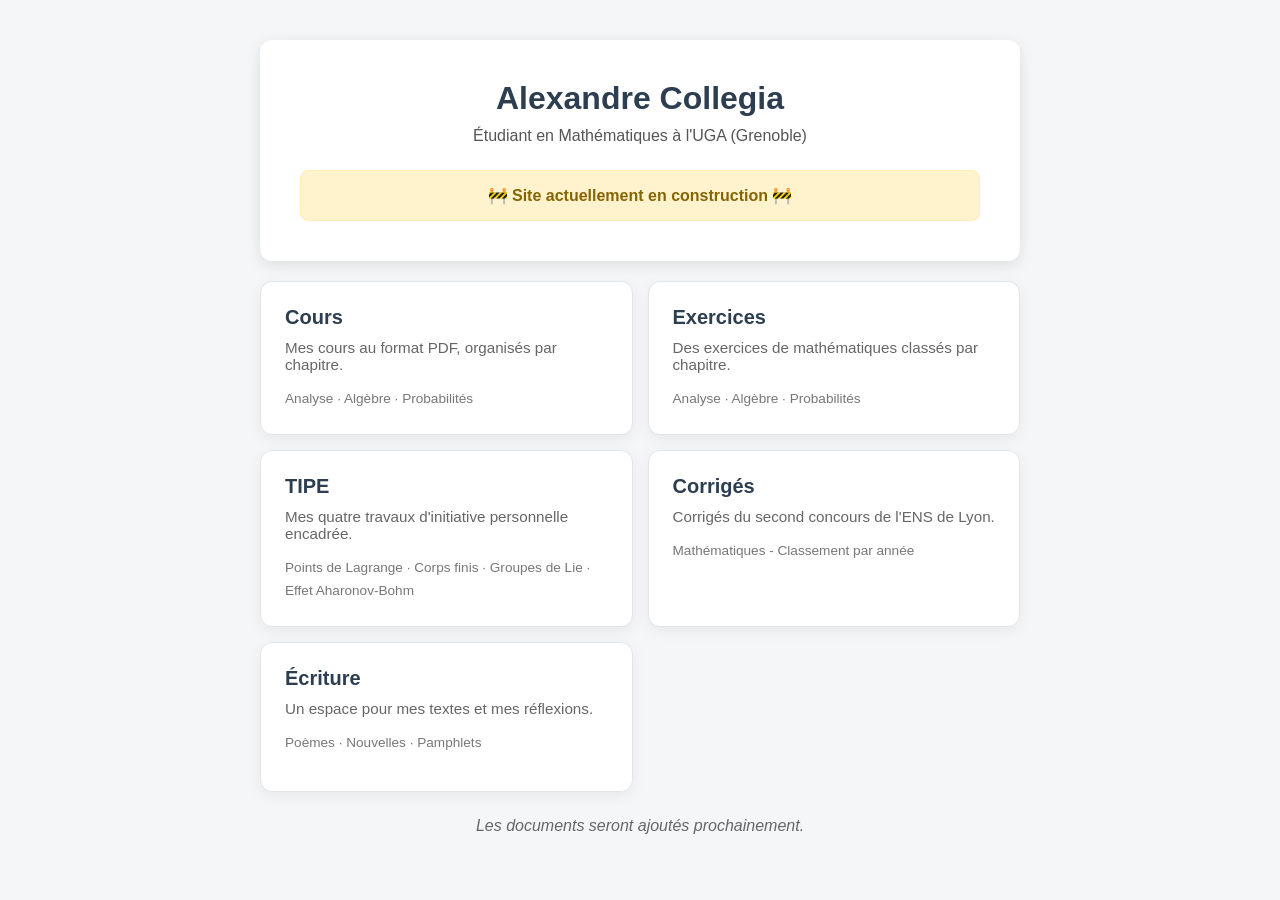
<file: index.html>
<!DOCTYPE html>
<html lang="fr">
<head>
    <meta charset="UTF-8">
    <meta name="viewport" content="width=device-width, initial-scale=1.0">
    <title>Alexandre Collegia - Accueil</title>
    <meta name="description" content="Espace académique d'Alexandre Collegia : cours, écriture, exercices, TIPE et corrigés de l'ENS de Lyon.">

    <style>
        * {
            box-sizing: border-box;
        }

        body {
            background-color: #f4f6f8;
            color: #333;
            font-family: -apple-system, BlinkMacSystemFont, "Segoe UI", Roboto, Helvetica, Arial, sans-serif;
            margin: 0;
            padding: 40px 20px;
        }

        .conteneur {
            margin: 0 auto;
            max-width: 760px;
        }

        .entete {
            background-color: white;
            border-radius: 12px;
            box-shadow: 0 4px 15px rgba(0, 0, 0, 0.1);
            margin-bottom: 20px;
            padding: 40px;
            text-align: center;
        }

        h1 {
            color: #2c3e50;
            margin: 0 0 10px;
        }

        .sous-titre {
            color: #555;
            margin: 0 0 25px;
        }

        .alerte-chantier {
            background-color: #fff3cd;
            border: 1px solid #ffeeba;
            border-radius: 8px;
            color: #856404;
            font-weight: bold;
            padding: 15px;
        }

        .grille {
            display: grid;
            gap: 15px;
            grid-template-columns: repeat(2, 1fr);
        }

        .bloc {
            background-color: white;
            border: 1px solid #e2e6ea;
            border-radius: 12px;
            box-shadow: 0 4px 15px rgba(0, 0, 0, 0.06);
            color: #333;
            display: block;
            min-height: 150px;
            padding: 24px;
            text-decoration: none;
            transition: box-shadow 0.2s ease, transform 0.2s ease;
        }

        .bloc:hover,
        .bloc:focus-visible {
            box-shadow: 0 7px 20px rgba(0, 0, 0, 0.12);
            transform: translateY(-2px);
        }

        .bloc h2 {
            color: #2c3e50;
            font-size: 1.25rem;
            margin: 0 0 10px;
        }

        .bloc p {
            color: #666;
            font-size: 0.95rem;
            margin: 0;
        }

        .sous-sections {
            color: #777;
            font-size: 0.85rem;
            line-height: 1.7;
            margin-top: 14px;
        }

        .prochainement {
            color: #666;
            font-style: italic;
            margin: 25px 0 0;
            text-align: center;
        }

        @media (max-width: 560px) {
            body {
                padding: 20px 15px;
            }

            .entete {
                padding: 30px 20px;
            }

            .grille {
                grid-template-columns: 1fr;
            }
        }
    </style>
</head>

<body>
    <div class="conteneur">

        <header class="entete">
            <h1>Alexandre Collegia</h1>

            <p class="sous-titre">
                Étudiant en Mathématiques à l'UGA (Grenoble)
            </p>

            <div class="alerte-chantier">
                🚧 Site actuellement en construction 🚧
            </div>
        </header>

        <main class="grille">

            <a class="bloc" href="cours.html">
                <h2>Cours</h2>
                <p>Mes cours au format PDF, organisés par chapitre.</p>
                <div class="sous-sections">
                    Analyse · Algèbre · Probabilités
                </div>
            </a>

            <a class="bloc" href="exercices.html">
                <h2>Exercices</h2>
                <p>Des exercices de mathématiques classés par chapitre.</p>
                <div class="sous-sections">
                    Analyse · Algèbre · Probabilités
                </div>
            </a>

            <a class="bloc" href="tipe.html">
                <h2>TIPE</h2>
                <p>Mes quatre travaux d'initiative personnelle encadrée.</p>
                <div class="sous-sections">
                    Points de Lagrange · Corps finis · Groupes de Lie · Effet Aharonov-Bohm
                </div>
            </a>

            <a class="bloc" href="concours-ens-lyon.html">
                <h2> Corrigés </h2>
                <p>Corrigés du second concours de l'ENS de Lyon.</p>
                <div class="sous-sections">
                    Mathématiques - Classement par année
                </div>
            </a>

            <a class="bloc" href="ecriture.html">
                <h2>Écriture</h2>
                <p>Un espace pour mes textes et mes réflexions.</p>
                <div class="sous-sections">
                    Poèmes · Nouvelles · Pamphlets
                </div>
            </a>


        </main>

        <p class="prochainement">
            Les documents seront ajoutés prochainement.
        </p>

    </div>
</body>
</html>
</file>
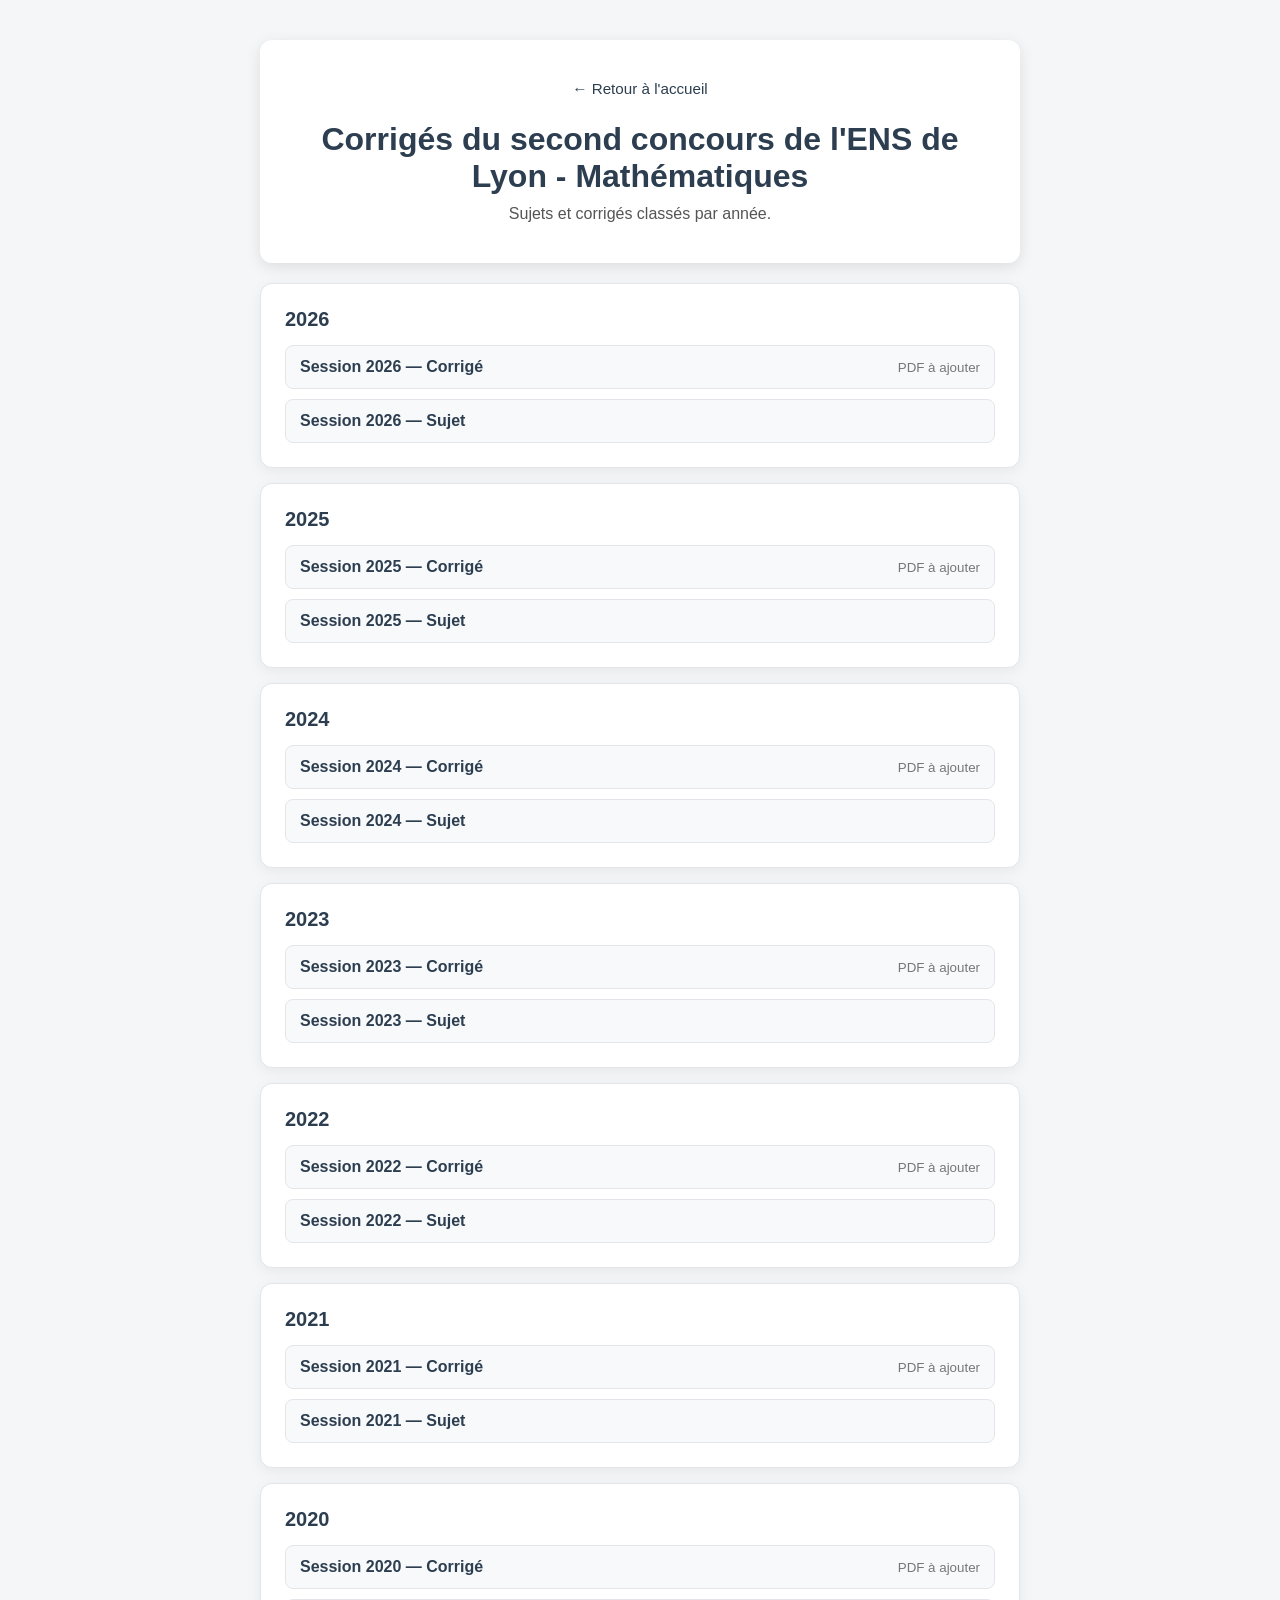
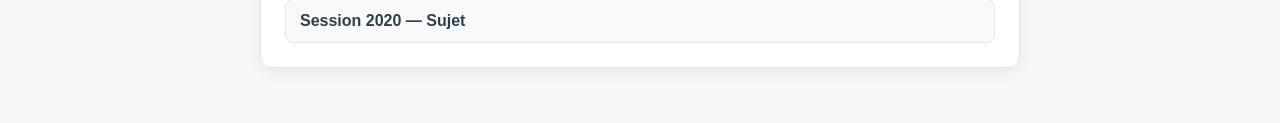
<file: concours-ens-lyon.html>
<!DOCTYPE html>
<html lang="fr">
<head>
    <meta charset="UTF-8">
    <meta name="viewport" content="width=device-width, initial-scale=1.0">
    <title>Corrigés ENS de Lyon - Alexandre Collegia</title>
    <link rel="stylesheet" href="styles.css">
</head>

<body>
    <div class="conteneur">

        <header class="entete">
            <a class="retour" href="index.html">← Retour à l'accueil</a>

            <h1>Corrigés du second concours de l'ENS de Lyon - Mathématiques</h1>

            <p>
                Sujets et corrigés classés par année.
            </p>
        </header>

        <main>

            

            <section class="groupe">
                <h2>2026</h2>

                <ul class="liste">
                    <li class="document">
                        <a href="pdf/concours-ens-lyon/2026-corrige.pdf" target="_blank" rel="noopener">
                            Session 2026 — Corrigé
                        </a>
                        <small>PDF à ajouter</small>
                    </li>

                    <li class="document">
                        <a href="pdf/concours-ens-lyon/2026-sujet.pdf" target="_blank" rel="noopener">
                            Session 2026 — Sujet
                        </a>
                    
                    </li>
                </ul>
            </section>
            
            <section class="groupe">
                <h2>2025</h2>

                <ul class="liste">
                    <li class="document">
                        <a href="pdf/concours-ens-lyon/2025-corrige.pdf" target="_blank" rel="noopener">
                            Session 2025 — Corrigé
                        </a>
                        <small>PDF à ajouter</small>
                    </li>

                    <li class="document">
                        <a href="pdf/concours-ens-lyon/2025-sujet.pdf" target="_blank" rel="noopener">
                            Session 2025 — Sujet
                        </a>
                    
                    </li>
                </ul>
            </section>
    

            <section class="groupe">
                <h2>2024</h2>

                <ul class="liste">
                    <li class="document">
                        <a href="pdf/concours-ens-lyon/2024-corrige.pdf" target="_blank" rel="noopener">
                            Session 2024 — Corrigé
                        </a>
                        <small>PDF à ajouter</small>
                    </li>

                    <li class="document">
                        <a href="pdf/concours-ens-lyon/2024-sujet.pdf" target="_blank" rel="noopener">
                            Session 2024 — Sujet
                        </a>
                    
                    </li>
                </ul>
            </section>

            <section class="groupe">
                <h2>2023</h2>

                <ul class="liste">
                    <li class="document">
                        <a href="pdf/concours-ens-lyon/2023-corrige.pdf" target="_blank" rel="noopener">
                            Session 2023 — Corrigé
                        </a>
                        <small>PDF à ajouter</small>
                    </li>

                    <li class="document">
                        <a href="pdf/concours-ens-lyon/2023-sujet.pdf" target="_blank" rel="noopener">
                            Session 2023 — Sujet
                        </a>
                    
                    </li>
                </ul>
            </section>


            <section class="groupe">
                <h2>2022</h2>

                <ul class="liste">
                    <li class="document">
                        <a href="pdf/concours-ens-lyon/2022-corrige.pdf" target="_blank" rel="noopener">
                            Session 2022 — Corrigé
                        </a>
                        <small>PDF à ajouter</small>
                    </li>

                    <li class="document">
                        <a href="pdf/concours-ens-lyon/2022-sujet.pdf" target="_blank" rel="noopener">
                            Session 2022 — Sujet
                        </a>
                    
                    </li>
                </ul>
            </section>

            <section class="groupe">
                <h2>2021</h2>

                <ul class="liste">
                    <li class="document">
                        <a href="pdf/concours-ens-lyon/2021-corrige.pdf" target="_blank" rel="noopener">
                            Session 2021 — Corrigé
                        </a>
                        <small>PDF à ajouter</small>
                    </li>

                    <li class="document">
                        <a href="pdf/concours-ens-lyon/2021-sujet.pdf" target="_blank" rel="noopener">
                            Session 2021 — Sujet
                        </a>
                    
                    </li>
                </ul>
            </section>

            

            <section class="groupe">
                <h2>2020</h2>

                <ul class="liste">
                    <li class="document">
                        <a href="pdf/concours-ens-lyon/2020-corrige.pdf" target="_blank" rel="noopener">
                            Session 2020 — Corrigé
                        </a>
                        <small>PDF à ajouter</small>
                    </li>

                    <li class="document">
                        <a href="pdf/concours-ens-lyon/2020-sujet.pdf" target="_blank" rel="noopener">
                            Session 2020 — Sujet
                        </a>
                    
                    </li>
                </ul>
            </section>


        </main>

    </div>
</body>
</html>
</file>
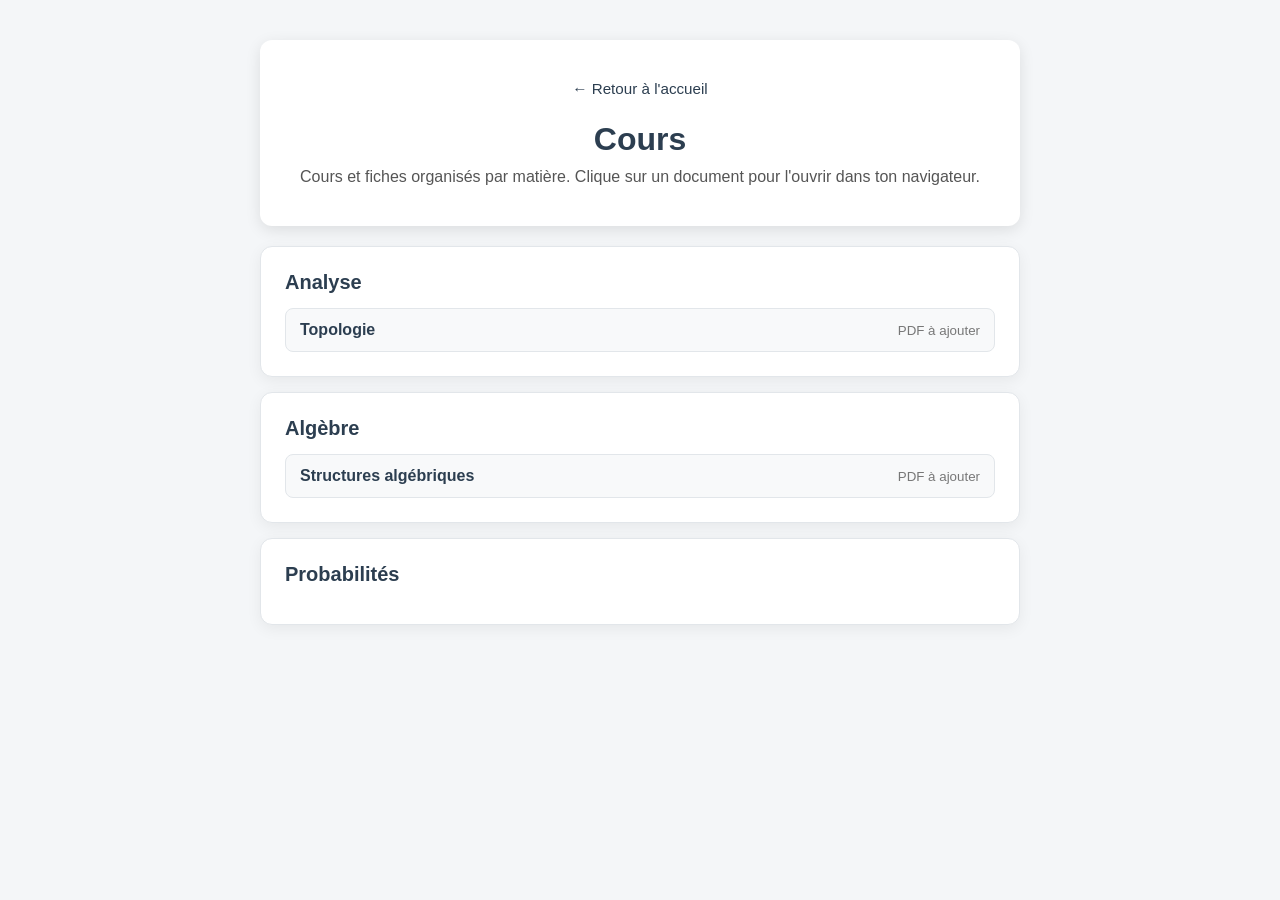
<file: cours.html>
<!DOCTYPE html>
<html lang="fr">
<head>
    <meta charset="UTF-8">
    <meta name="viewport" content="width=device-width, initial-scale=1.0">
    <title>Cours - Alexandre Collegia</title>
    <link rel="stylesheet" href="styles.css">
</head>

<body>
    <div class="conteneur">

        <header class="entete">
            <a class="retour" href="index.html">← Retour à l'accueil</a>

            <h1>Cours</h1>

            <p>
                Cours et fiches organisés par matière.
                Clique sur un document pour l'ouvrir dans ton navigateur.
            </p>
        </header>

        <main>

            <section class="groupe">
                <h2>Analyse</h2>

                <ul class="liste">
                    <li class="document">
                        <a href="pdf/cours/analyse/topologie.pdf" target="_blank" rel="noopener">
                            Topologie
                        </a>
                        <small>PDF à ajouter</small>
                    </li>

                </ul>
            </section>

            <section class="groupe">
                <h2>Algèbre</h2>

                <ul class="liste">
                    <li class="document">
                        <a href="pdf/cours/algèbre/Structures algébriques.pdf" target="_blank" rel="noopener">
                            Structures algébriques
                        </a>
                        <small>PDF à ajouter</small>
                    </li>

                </ul>
            </section>

            <section class="groupe">
                <h2>Probabilités</h2>

            
            </section>

        </main>


    </div>
</body>
</html>
</file>
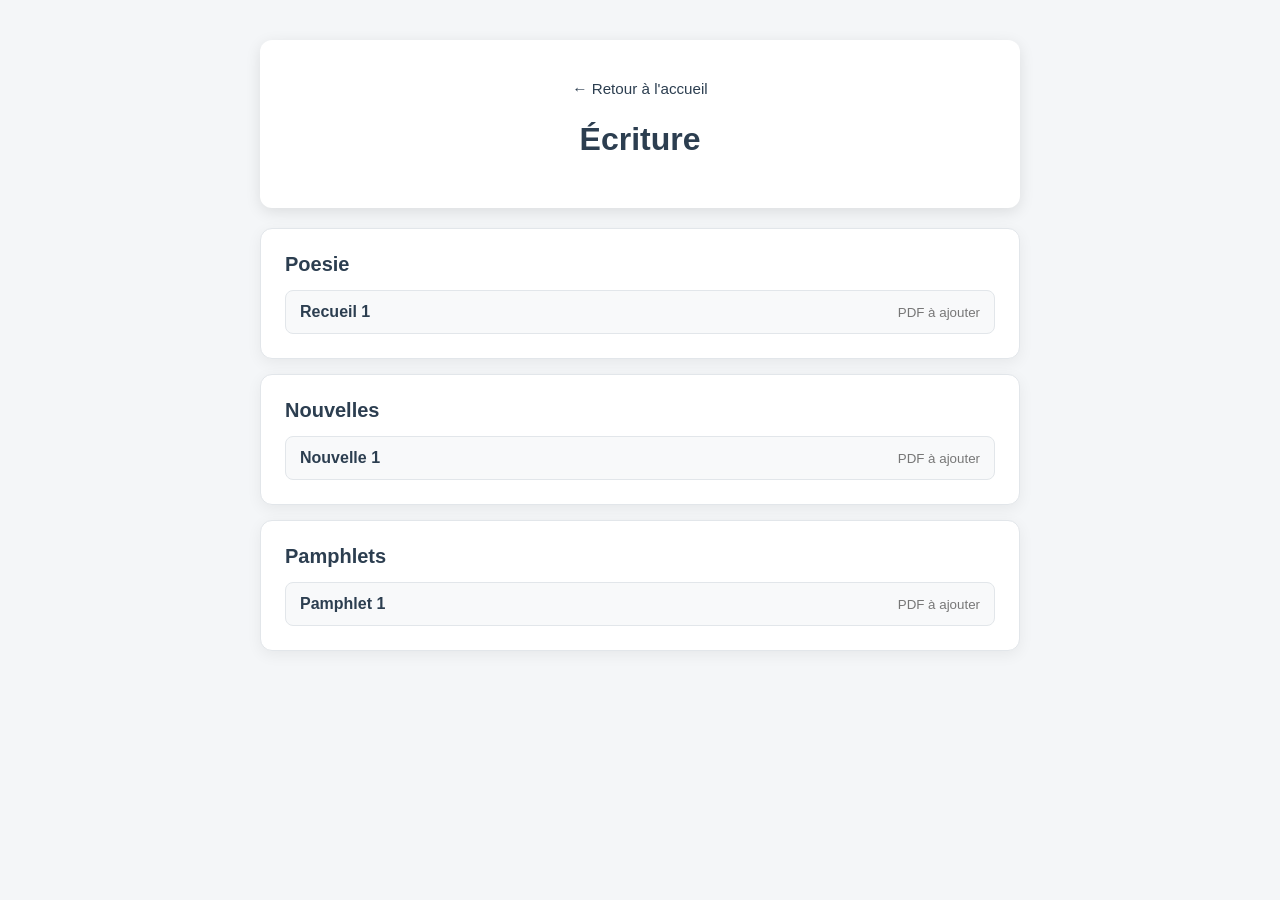
<file: ecriture.html>
<!DOCTYPE html>
<html lang="fr">
<head>
    <meta charset="UTF-8">
    <meta name="viewport" content="width=device-width, initial-scale=1.0">
    <title>Poésie et écriture - Alexandre Collegia</title>
    <link rel="stylesheet" href="styles.css">
</head>

<body>
    <div class="conteneur">

        <header class="entete">
            <a class="retour" href="index.html">← Retour à l'accueil</a>

            <h1>Écriture</h1>

            <p>
                
            </p>
        </header>

        <main>

            <section class="groupe">
                <h2>Poesie</h2>

                <ul class="liste">
                    <li class="document">
                        <a href="pdf/ecriture/poemes/recueil-1.pdf" target="_blank" rel="noopener">
                            Recueil 1
                        </a>
                        <small>PDF à ajouter</small>
                    </li>
                </ul>
            </section>

            <section class="groupe">
                <h2>Nouvelles</h2>

                <ul class="liste">
                    <li class="document">
                        <a href="pdf/ecriture/nouvelles/nouvelle-1.pdf" target="_blank" rel="noopener">
                            Nouvelle 1
                        </a>
                        <small>PDF à ajouter</small>
                    </li>
                </ul>
            </section>

            <section class="groupe">
                <h2>Pamphlets</h2>

                <ul class="liste">
                    <li class="document">
                        <a href="pdf/ecriture/pamphlets/pamphlet-1.pdf" target="_blank" rel="noopener">
                            Pamphlet 1
                        </a>
                        <small>PDF à ajouter</small>
                    </li>
                </ul>
            </section>

        </main>



    </div>
</body>
</html>
</file>
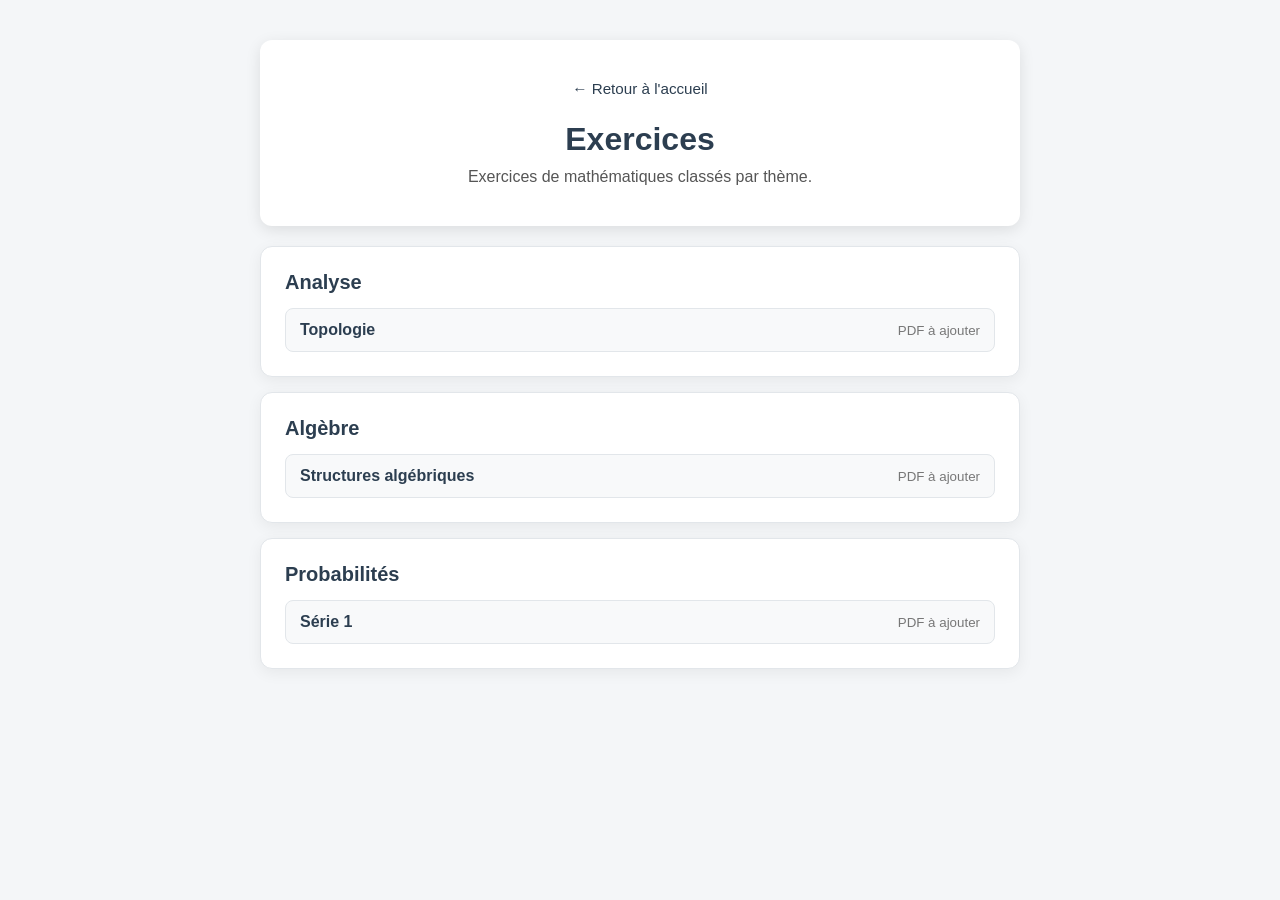
<file: exercices.html>
<!DOCTYPE html>
<html lang="fr">
<head>
    <meta charset="UTF-8">
    <meta name="viewport" content="width=device-width, initial-scale=1.0">
    <title>Exercices - Alexandre Collegia</title>
    <link rel="stylesheet" href="styles.css">
</head>

<body>
    <div class="conteneur">

        <header class="entete">
            <a class="retour" href="index.html">← Retour à l'accueil</a>

            <h1>Exercices</h1>

            <p>
                Exercices de mathématiques classés par thème.
            </p>
        </header>

        <main>

            <section class="groupe">
                <h2>Analyse</h2>

                <ul class="liste">
                    <li class="document">
                        <a href="pdf/exercices/analyse/topologie.pdf" target="_blank" rel="noopener">
                            Topologie
                        </a>
                        <small>PDF à ajouter</small>
                    </li>
                </ul>


            </section>

            <section class="groupe">
                <h2>Algèbre</h2>

                <ul class="liste">
                    <li class="document">
                        <a href="pdf/exercices/algebre/Structures algébriques.pdf" target="_blank" rel="noopener">
                            Structures algébriques
                        </a>
                        <small>PDF à ajouter</small>
                    </li>
                </ul>
            </section>

            <section class="groupe">
                <h2>Probabilités</h2>

                <ul class="liste">
                    <li class="document">
                        <a href="pdf/exercices/probabilites/serie-1.pdf" target="_blank" rel="noopener">
                            Série 1
                        </a>
                        <small>PDF à ajouter</small>
                    </li>
                </ul>
            </section>

        </main>


    </div>
</body>
</html>
</file>
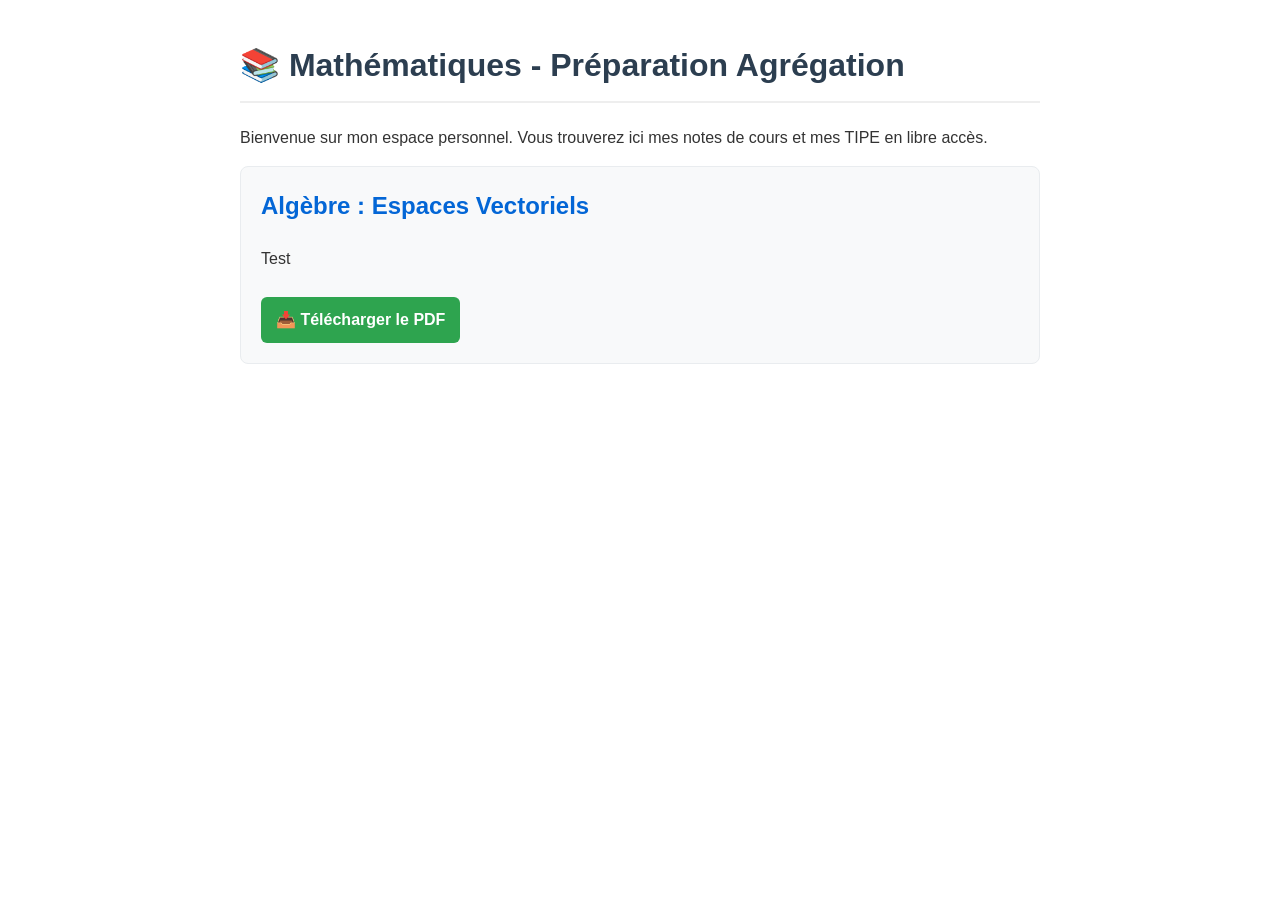
<file: idex.html>
<!DOCTYPE html>
<html lang="fr">
<head>
    <meta charset="UTF-8">
    <title>Les Cours d'Alexandre</title>
    <style>
        body { 
            font-family: -apple-system, BlinkMacSystemFont, "Segoe UI", Roboto, Helvetica, Arial, sans-serif; 
            margin: 40px auto; 
            max-width: 800px; 
            line-height: 1.6; 
            color: #333;
        }
        h1 { color: #2c3e50; border-bottom: 2px solid #eee; padding-bottom: 10px;}
        .cours-box { 
            margin-bottom: 20px; 
            padding: 20px; 
            background-color: #f8f9fa; 
            border-radius: 8px; 
            border: 1px solid #e9ecef;
        }
        .cours-box h2 { margin-top: 0; color: #0366d6; }
        .bouton-dl { 
            display: inline-block; 
            margin-top: 10px;
            padding: 10px 15px; 
            background-color: #2ea44f; 
            color: white; 
            text-decoration: none; 
            border-radius: 6px; 
            font-weight: bold;
        }
        .bouton-dl:hover { background-color: #2c974b; }
    </style>
</head>
<body>

    <h1>📚 Mathématiques - Préparation Agrégation</h1>
    <p>Bienvenue sur mon espace personnel. Vous trouverez ici mes notes de cours et mes TIPE en libre accès.</p>

    <!-- Début d'un bloc de cours -->
    <div class="cours-box">
        <h2>Algèbre : Espaces Vectoriels</h2>
        <p>Test</p>
        <!-- C'est ici que tu mets le lien vers ton PDF -->
        <a href="pdfs/test.pdf" class="bouton-dl" download>📥 Télécharger le PDF</a>
    </div>
    <!-- Fin du bloc de cours -->

    <!-- Tu pourras copier-coller le bloc ci-dessus pour ajouter d'autres cours ! -->

</body>
</html>
</file>
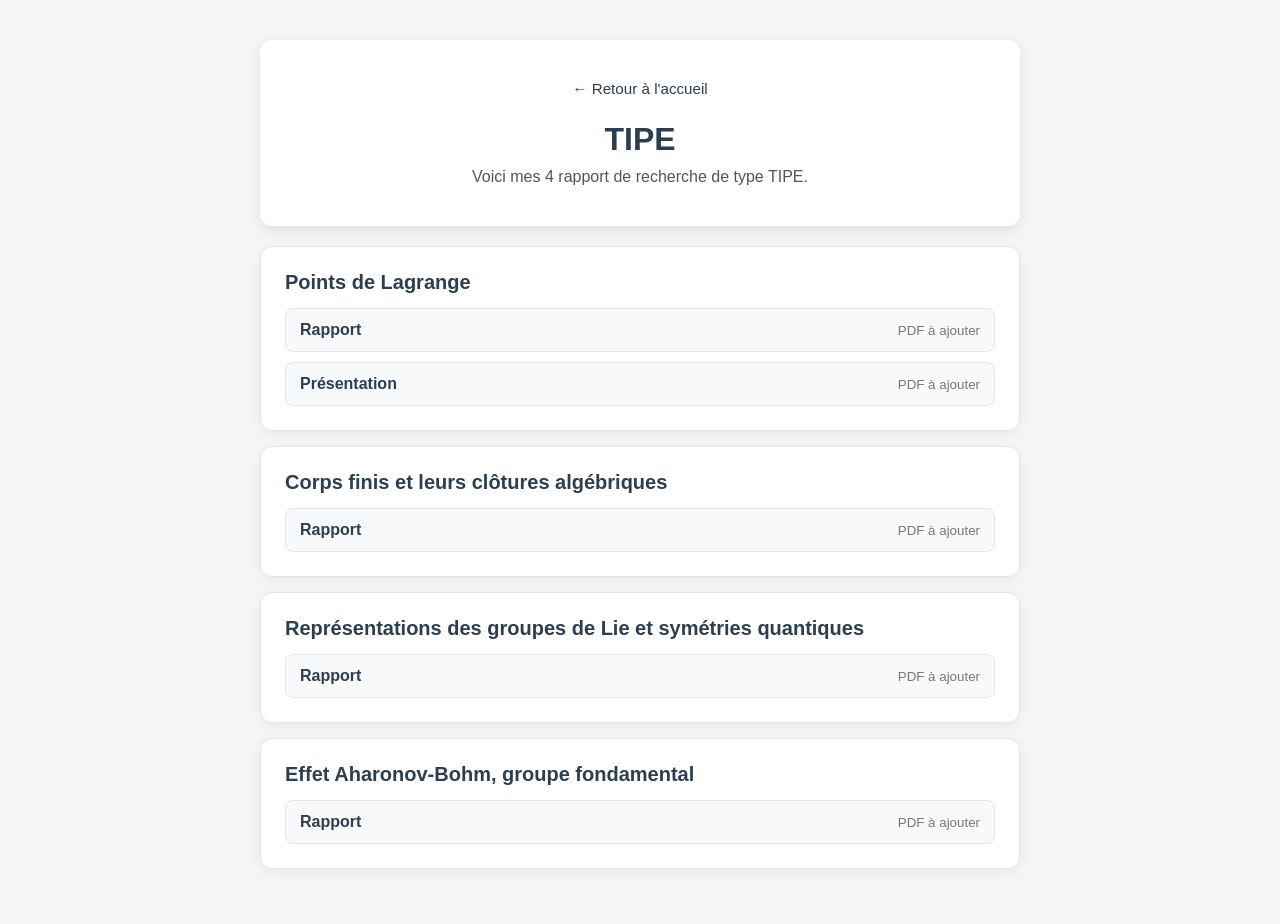
<file: tipe.html>
<!DOCTYPE html>
<html lang="fr">
<head>
    <meta charset="UTF-8">
    <meta name="viewport" content="width=device-width, initial-scale=1.0">
    <title>TIPE - Alexandre Collegia</title>
    <link rel="stylesheet" href="styles.css">
</head>

<body>
    <div class="conteneur">

        <header class="entete">
            <a class="retour" href="index.html">← Retour à l'accueil</a>

            <h1>TIPE</h1>

            <p>
                Voici mes 4 rapport de recherche de type TIPE.
            </p>
        </header>

        <main>

            <section class="groupe">
                <h2>Points de Lagrange</h2>

                <ul class="liste">
                    <li class="document">
                        <a href="pdf/tipe/Points de Lagrange/rapport.pdf" target="_blank" rel="noopener">
                            Rapport
                        </a>
                        <small>PDF à ajouter</small>
                    </li>

                    <li class="document">
                        <a href="pdf/tipe/Points de Lagrange/presentation.pdf" target="_blank" rel="noopener">
                            Présentation
                        </a>
                        <small>PDF à ajouter</small>
                    </li>
                </ul>
            </section>

            <section class="groupe">
                <h2>Corps finis et leurs clôtures algébriques</h2>

                <ul class="liste">
                    <li class="document">
                        <a href="pdf/tipe/Corps finis et leurs clôtures algébriques/rapport.pdf" target="_blank" rel="noopener">
                            Rapport
                        </a>
                        <small>PDF à ajouter</small>
                    </li>
                </ul>
            </section>

            <section class="groupe">
                <h2>Représentations des groupes de Lie et symétries quantiques</h2>

                <ul class="liste">
                    <li class="document">
                        <a href="pdf/tipe/Représentations des groupes de Lie et symétries quantiques/rapport.pdf" target="_blank" rel="noopener">
                            Rapport
                        </a>
                        <small>PDF à ajouter</small>
                    </li>
                </ul>
            </section>

            <section class="groupe">
                <h2>Effet Aharonov-Bohm, groupe fondamental</h2>

                <ul class="liste">
                    <li class="document">
                        <a href="pdf/tipe/Effet Aharonov-Bohm, groupe fondamental/rapport.pdf" target="_blank" rel="noopener">
                            Rapport
                        </a>
                        <small>PDF à ajouter</small>
                    </li>
                </ul>
            </section>

        </main>



    </div>
</body>
</html>
</file>
<file: styles.css>
* {
    box-sizing: border-box;
}

body {
    background-color: #f4f6f8;
    color: #333;
    font-family: -apple-system, BlinkMacSystemFont, "Segoe UI", Roboto, Helvetica, Arial, sans-serif;
    margin: 0;
    padding: 40px 20px;
}

a {
    color: #2c3e50;
}

.conteneur {
    margin: 0 auto;
    max-width: 760px;
}

.entete {
    background-color: white;
    border-radius: 12px;
    box-shadow: 0 4px 15px rgba(0, 0, 0, 0.1);
    margin-bottom: 20px;
    padding: 40px;
    text-align: center;
}

.entete h1 {
    color: #2c3e50;
    margin: 0 0 10px;
}

.entete p {
    color: #555;
    margin: 0;
}

.retour {
    display: inline-block;
    font-size: 0.95rem;
    margin-bottom: 24px;
    text-decoration: none;
}

.retour:hover,
.retour:focus-visible {
    text-decoration: underline;
}

.groupe {
    background-color: white;
    border: 1px solid #e2e6ea;
    border-radius: 12px;
    box-shadow: 0 4px 15px rgba(0, 0, 0, 0.06);
    margin-bottom: 15px;
    padding: 24px;
}

.groupe h2 {
    color: #2c3e50;
    font-size: 1.25rem;
    margin: 0 0 14px;
}

.liste {
    display: grid;
    gap: 10px;
    list-style: none;
    margin: 0;
    padding: 0;
}

.document {
    align-items: center;
    background: #f8f9fa;
    border: 1px solid #e2e6ea;
    border-radius: 8px;
    display: flex;
    gap: 12px;
    justify-content: space-between;
    padding: 12px 14px;
}

.document a {
    font-weight: 600;
    text-decoration: none;
}

.document a:hover,
.document a:focus-visible {
    text-decoration: underline;
}

.document small {
    color: #777;
    white-space: nowrap;
}

.note {
    background: #fff3cd;
    border: 1px solid #ffeeba;
    border-radius: 8px;
    color: #856404;
    margin: 20px 0 0;
    padding: 14px;
    text-align: center;
}

@media (max-width: 560px) {
    body {
        padding: 20px 15px;
    }

    .entete,
    .groupe {
        padding: 30px 20px;
    }

    .document {
        align-items: flex-start;
        flex-direction: column;
    }
}
</file>
